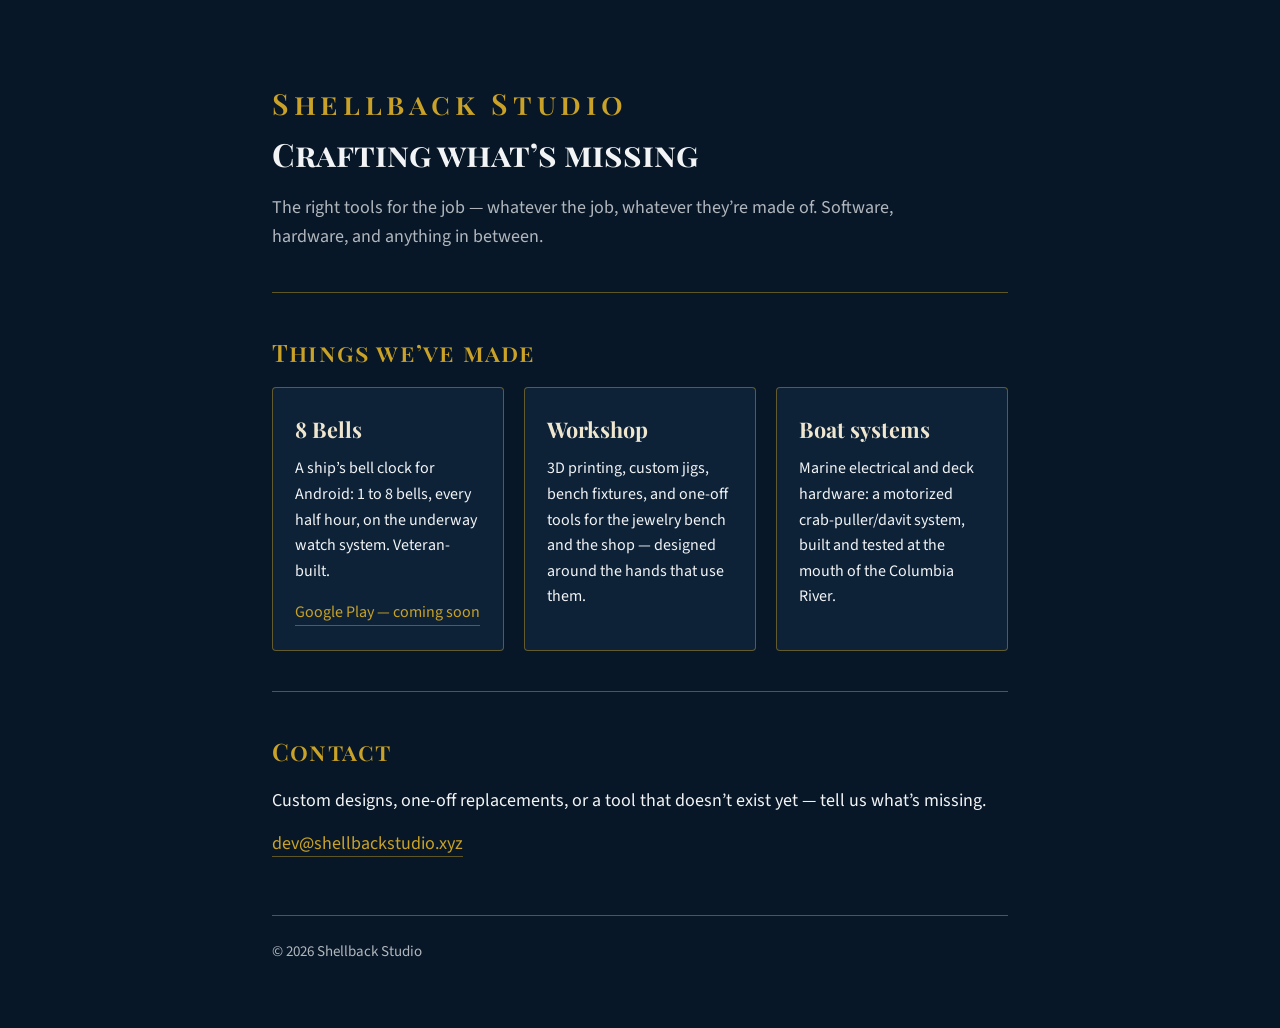
<file: index.html>
<!DOCTYPE html>
<html lang="en">
<head>
  <meta charset="UTF-8">
  <meta name="viewport" content="width=device-width, initial-scale=1.0">
  <meta name="description" content="Shellback Studio crafts software, hardware, and the things in between — home of 8 Bells, the ship's bell clock for Android.">
  <meta name="theme-color" content="#081727">
  <meta name="color-scheme" content="dark">
  <title>Shellback Studio &mdash; Crafting what&rsquo;s missing.</title>
  <link rel="icon" type="image/svg+xml" href="data:image/svg+xml,<svg xmlns='http://www.w3.org/2000/svg' viewBox='0 0 32 32'><circle cx='16' cy='16' r='16' fill='%23081727'/><path d='M16 5.4c1.2 0 2.1.95 2.1 2.1v.7c3.3.9 5.5 3.7 5.5 7.1v4.2l2 3H6.4l2-3v-4.2c0-3.4 2.2-6.2 5.5-7.1v-.7c0-1.15.9-2.1 2.1-2.1z' fill='%23C9A227'/><circle cx='16' cy='25.3' r='1.9' fill='%23C9A227'/></svg>">
  <link rel="preconnect" href="https://fonts.googleapis.com">
  <link rel="preconnect" href="https://fonts.gstatic.com" crossorigin>
  <link rel="stylesheet" href="https://fonts.googleapis.com/css2?family=Playfair+Display:wght@600;700&family=Source+Sans+3:wght@400;600&display=swap">
  <link rel="stylesheet" href="style.css">
</head>
<body class="home">
  <main>
    <header>
      <p class="wordmark">Shellback Studio</p>
      <h1 class="tagline">Crafting what&rsquo;s missing</h1>
      <p class="philosophy">The right tools for the job &mdash; whatever the job, whatever they&rsquo;re made of. Software, hardware, and anything in between.</p>
    </header>

    <hr class="rule">

    <section>
      <h2>Things we&rsquo;ve made</h2>
      <div class="cards">
        <article class="card">
          <h3>8 Bells</h3>
          <p>A ship&rsquo;s bell clock for Android: 1 to 8 bells, every half hour, on the underway watch system. Veteran-built.</p>
          <!-- Placeholder: point at the Play Store listing when it goes live. -->
          <a href="#" title="Google Play listing is not live yet &mdash; this link will point there at release.">Google Play &mdash; coming soon</a>
        </article>

        <article class="card">
          <h3>Workshop</h3>
          <p>3D printing, custom jigs, bench fixtures, and one-off tools for the jewelry bench and the shop &mdash; designed around the hands that use them.</p>
        </article>

        <article class="card">
          <h3>Boat systems</h3>
          <p>Marine electrical and deck hardware: a motorized crab-puller/davit system, built and tested at the mouth of the Columbia River.</p>
        </article>
      </div>
    </section>

    <hr class="rule">

    <section>
      <h2>Contact</h2>
      <p>
        Custom designs, one-off replacements, or a tool that doesn&rsquo;t exist
        yet &mdash; tell us what&rsquo;s missing.
      </p>
      <p>
        <a href="mailto:dev@shellbackstudio.xyz">dev@shellbackstudio.xyz</a>
      </p>
    </section>

    <footer>
      <p>&copy; 2026 Shellback Studio</p>
    </footer>
  </main>
</body>
</html>
</file>
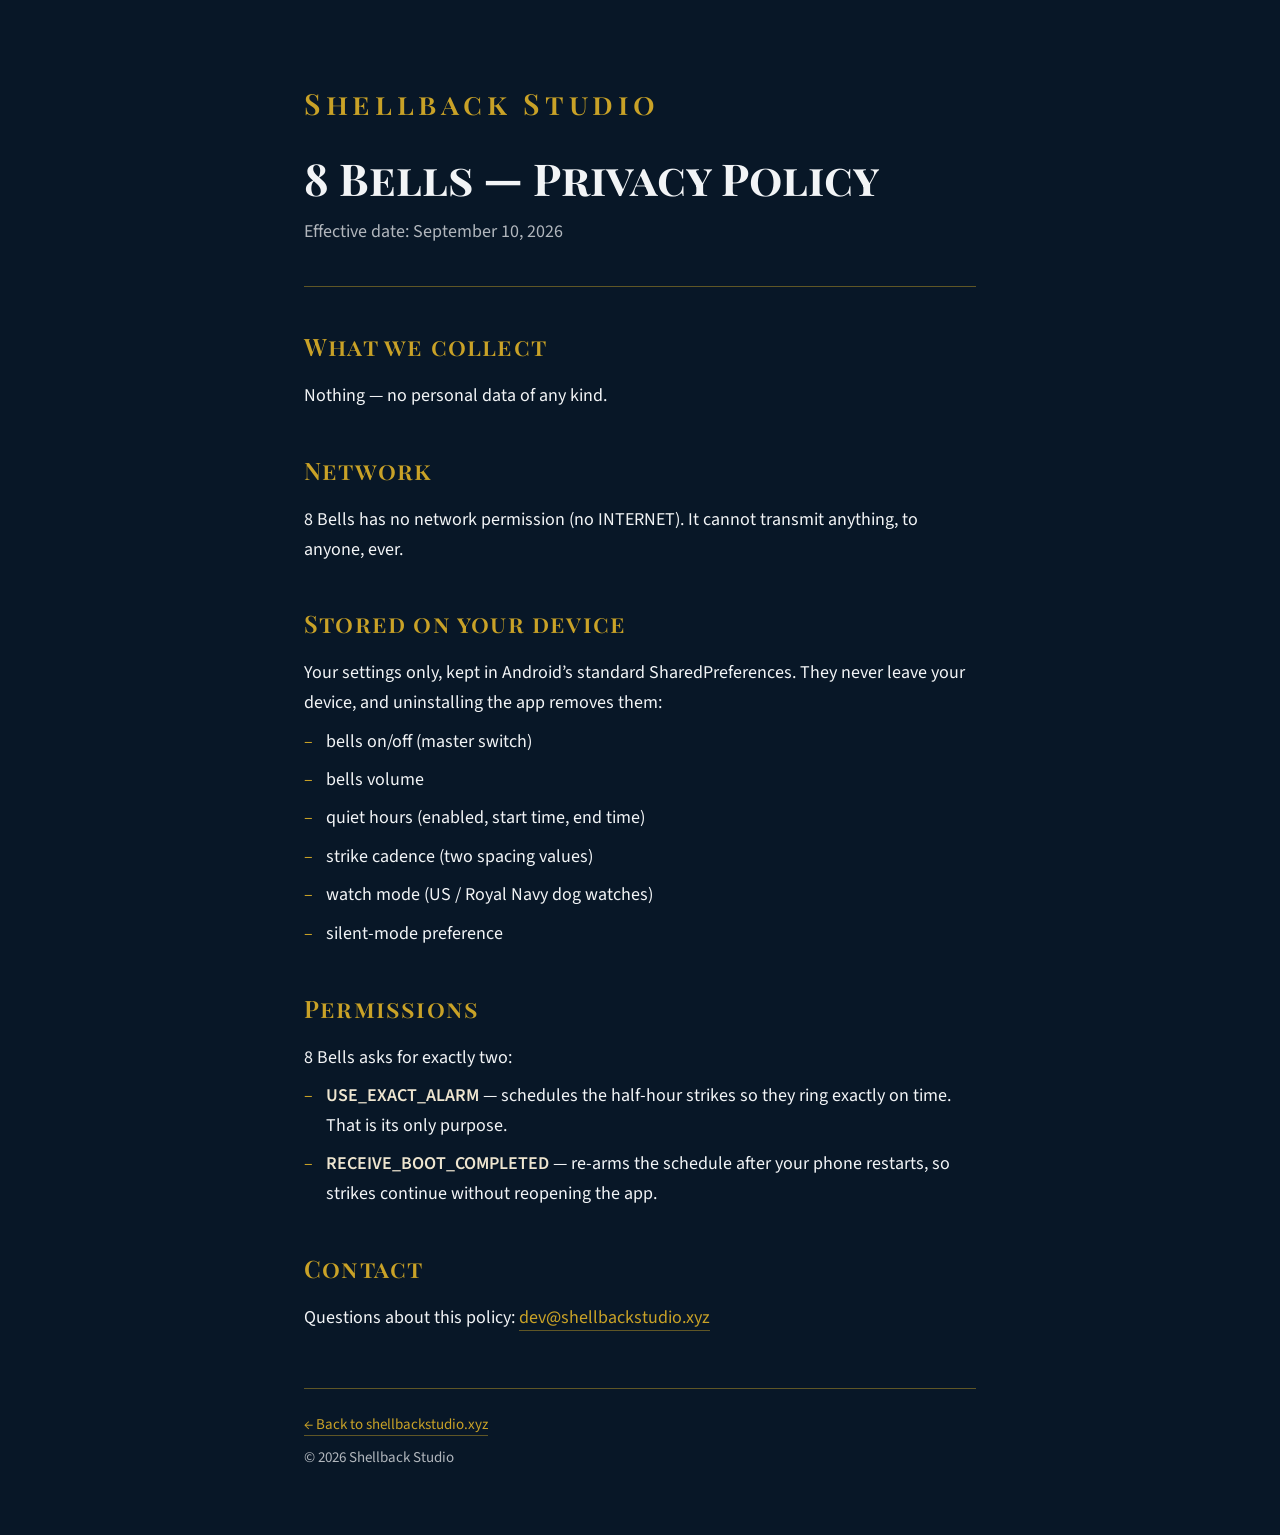
<file: 8bells/privacy/index.html>
<!DOCTYPE html>
<html lang="en">
<head>
  <meta charset="UTF-8">
  <meta name="viewport" content="width=device-width, initial-scale=1.0">
  <meta name="description" content="Privacy policy for 8 Bells, the ship's bell clock for Android: it collects nothing and has no network permission.">
  <meta name="theme-color" content="#081727">
  <meta name="color-scheme" content="dark">
  <title>8 Bells &mdash; Privacy Policy | Shellback Studio</title>
  <link rel="icon" type="image/svg+xml" href="data:image/svg+xml,<svg xmlns='http://www.w3.org/2000/svg' viewBox='0 0 32 32'><circle cx='16' cy='16' r='16' fill='%23081727'/><path d='M16 5.4c1.2 0 2.1.95 2.1 2.1v.7c3.3.9 5.5 3.7 5.5 7.1v4.2l2 3H6.4l2-3v-4.2c0-3.4 2.2-6.2 5.5-7.1v-.7c0-1.15.9-2.1 2.1-2.1z' fill='%23C9A227'/><circle cx='16' cy='25.3' r='1.9' fill='%23C9A227'/></svg>">
  <link rel="preconnect" href="https://fonts.googleapis.com">
  <link rel="preconnect" href="https://fonts.gstatic.com" crossorigin>
  <link rel="stylesheet" href="https://fonts.googleapis.com/css2?family=Playfair+Display:wght@600;700&family=Source+Sans+3:wght@400;600&display=swap">
  <link rel="stylesheet" href="../../style.css">
</head>
<body>
  <main>
    <header>
      <p class="wordmark"><a href="../../">Shellback Studio</a></p>
      <h1 class="page-title">8 Bells &mdash; Privacy Policy</h1>
      <p class="effective">Effective date: September 10, 2026</p>
    </header>

    <hr class="rule">

    <section>
      <h2>What we collect</h2>
      <p>Nothing &mdash; no personal data of any kind.</p>
    </section>

    <section>
      <h2>Network</h2>
      <p>
        8 Bells has no network permission (no INTERNET). It cannot transmit
        anything, to anyone, ever.
      </p>
    </section>

    <section>
      <h2>Stored on your device</h2>
      <p>
        Your settings only, kept in Android&rsquo;s standard SharedPreferences.
        They never leave your device, and uninstalling the app removes them:
      </p>
      <ul>
        <li>bells on/off (master switch)</li>
        <li>bells volume</li>
        <li>quiet hours (enabled, start time, end time)</li>
        <li>strike cadence (two spacing values)</li>
        <li>watch mode (US / Royal Navy dog watches)</li>
        <li>silent-mode preference</li>
      </ul>
    </section>

    <section>
      <h2>Permissions</h2>
      <p>8 Bells asks for exactly two:</p>
      <ul>
        <li>
          <strong>USE_EXACT_ALARM</strong> &mdash; schedules the half-hour
          strikes so they ring exactly on time. That is its only purpose.
        </li>
        <li>
          <strong>RECEIVE_BOOT_COMPLETED</strong> &mdash; re-arms the schedule
          after your phone restarts, so strikes continue without reopening the
          app.
        </li>
      </ul>
    </section>

    <section>
      <h2>Contact</h2>
      <p>
        Questions about this policy:
        <a href="mailto:dev@shellbackstudio.xyz">dev@shellbackstudio.xyz</a>
      </p>
    </section>

    <footer>
      <p><a href="../../">&larr; Back to shellbackstudio.xyz</a></p>
      <p>&copy; 2026 Shellback Studio</p>
    </footer>
  </main>
</body>
</html>
</file>
<file: style.css>
/* ============================================================
   Shellback Studio — shared stylesheet
   Palette: the 8 Bells instrument. Field navy, raised panel
   navy, brass (hairlines at ~45% alpha where full brass is too
   loud), cream ink, dial cream accents.
   Type: Playfair Display (wordmark, tagline, headings),
   Source Sans 3 (body) — Google Fonts CDN with system fallbacks.
   Mobile-first; hairline brass rules are the only ornament.
   ============================================================ */

:root {
  /* Palette */
  --navy: #081727;                            /* field — page background */
  --navy-panel: #0D2137;                      /* raised panels / cards */
  --brass: #C9A227;                           /* full brass — wordmark, headings, links */
  --brass-hairline: rgba(201, 162, 39, 0.45); /* rules & card borders */
  --ink: #F2F4F6;                             /* cream ink — body text */
  --ink-dim: rgba(242, 244, 246, 0.72);       /* secondary text */
  --dial: #EFE6D0;                            /* dial cream — accents */

  /* Type */
  --font-display: "Playfair Display", Georgia, "Times New Roman", serif;
  --font-body: "Source Sans 3", system-ui, -apple-system, "Segoe UI", Roboto, Arial, sans-serif;
}

/* ---------- reset ---------- */

* {
  margin: 0;
  padding: 0;
  box-sizing: border-box;
}

/* ---------- base ---------- */

html {
  -webkit-text-size-adjust: 100%;
  scroll-behavior: smooth;
}

body {
  background: var(--navy);
  color: var(--ink);
  font-family: var(--font-body);
  font-size: 1.0625rem; /* 17px — phone-first reading size */
  line-height: 1.65;
  min-height: 100vh;
  display: flex;
  justify-content: center;
  padding: 3.5rem 1.25rem 3rem;
}

main {
  width: 100%;
  max-width: 42rem;
}

.home main {
  max-width: 46rem; /* the index cards get a little more air */
}

::selection {
  background: var(--brass);
  color: var(--navy);
}

@media (min-width: 48em) {
  body {
    padding: 5rem 2rem 4rem;
    font-size: 1.125rem;
  }
}

/* ---------- masthead ---------- */

.wordmark {
  font-family: var(--font-display);
  font-variant: small-caps;
  font-weight: 600;
  font-size: 1.8125rem; /* 29px */
  letter-spacing: 0.16em;
  color: var(--brass);
}

.wordmark a {
  color: inherit;
  border-bottom: 0;
}

.wordmark a:hover,
.wordmark a:focus-visible {
  color: var(--dial);
}

.tagline,
.page-title {
  font-family: var(--font-display);
  font-variant: small-caps;
  font-weight: 700;
  color: var(--ink);
  margin-top: 1.5rem;
}

.tagline {
  font-size: clamp(2.0rem, 6vw, 2.0rem);
  line-height: 1.15;
  margin-top: 0.5rem; /* sub-line to the wordmark — tighter than the shared page-title gap */
}

.page-title {
  font-size: clamp(1.9rem, 6.5vw, 2.75rem);
  line-height: 1.2;
}

.philosophy {
  margin-top: 1.25rem;
  color: var(--ink-dim);
  max-width: 36em;
}

.effective {
  margin-top: 0.75rem;
  color: var(--ink-dim);
}

/* ---------- ornament: hairline rules only ---------- */

.rule {
  border: 0;
  border-top: 1px solid var(--brass-hairline);
  margin: 2.5rem 0;
}

/* ---------- sections & headings ---------- */

section {
  margin: 2.5rem 0;
}

h2 {
  font-family: var(--font-display);
  font-variant: small-caps;
  font-weight: 600;
  font-size: 1.5rem;
  letter-spacing: 0.05em;
  color: var(--brass);
  margin-bottom: 0.9rem;
}

p + p {
  margin-top: 0.8rem;
}

/* ---------- cards ("Things we've made") ---------- */

.cards {
  display: grid;
  gap: 1rem;
  grid-template-columns: 1fr;
}

@media (min-width: 48em) {
  .cards {
    grid-template-columns: repeat(3, 1fr);
    gap: 1.25rem;
  }
}

.card {
  background: var(--navy-panel);
  border: 1px solid var(--brass-hairline);
  border-radius: 4px;
  padding: 1.5rem 1.35rem;
}

.card h3 {
  font-family: var(--font-display);
  font-weight: 700;
  font-size: 1.35rem;
  color: var(--dial);
  margin-bottom: 0.55rem;
}

.card p {
  font-size: 1rem;
  line-height: 1.6;
}

.card a {
  display: inline-block;
  margin-top: 0.9rem;
  font-size: 1rem;
}

/* ---------- lists ---------- */

ul {
  list-style: none;
  margin-top: 0.5rem;
}

li {
  position: relative;
  padding-left: 1.4rem;
  margin-top: 0.55rem;
}

/* quiet brass marker instead of a default bullet */
li::before {
  content: "\2013"; /* en dash */
  position: absolute;
  left: 0;
  color: var(--brass);
}

/* ---------- links ---------- */

a {
  color: var(--brass);
  text-decoration: none;
  border-bottom: 1px solid var(--brass-hairline);
  transition: color 0.15s ease, border-color 0.15s ease;
}

a:hover,
a:focus-visible {
  color: var(--dial);
  border-bottom-color: var(--dial);
}

a:focus-visible {
  outline: 2px solid var(--brass);
  outline-offset: 3px;
}

strong {
  color: var(--dial);
  font-weight: 600;
}

/* ---------- footer ---------- */

footer {
  margin-top: 3.5rem;
  padding-top: 1.5rem;
  border-top: 1px solid var(--brass-hairline);
  color: var(--ink-dim);
  font-size: 0.9375rem;
}

footer p + p {
  margin-top: 0.5rem;
}

/* ---------- motion ---------- */

@media (prefers-reduced-motion: reduce) {
  * {
    transition: none !important;
  }
}
</file>
